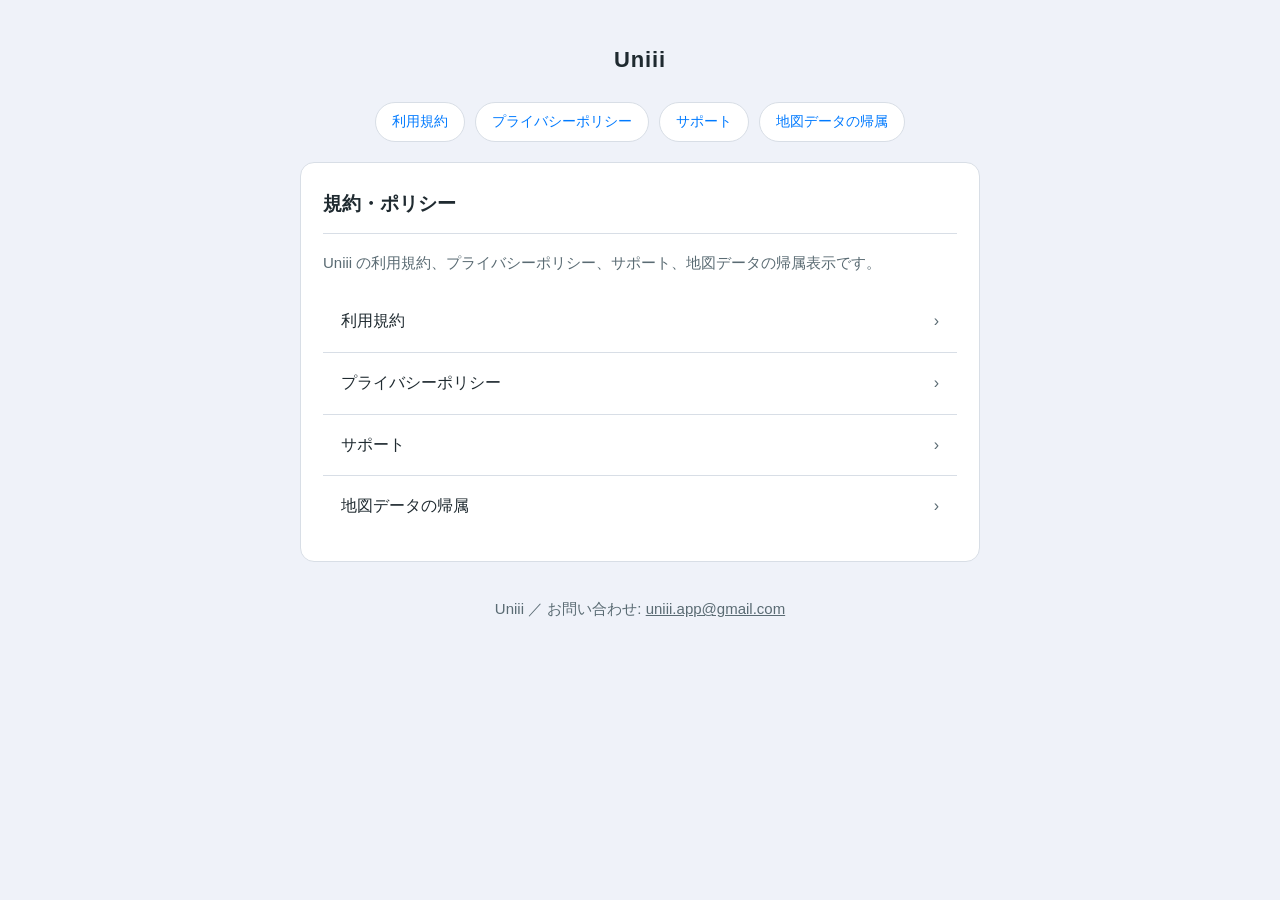
<file: index.html>
<!DOCTYPE html>
<html lang="ja">
<head>
<meta charset="UTF-8">
<meta name="viewport" content="width=device-width, initial-scale=1.0">
<meta name="robots" content="noindex">
<title>Uniii ｜ 規約・ポリシー</title>
<link rel="stylesheet" href="style.css">
</head>
<body>
<div class="wrap">
  <header class="site"><a class="brand" href="index.html">Uniii</a></header>
  <nav class="toc">
    <a href="terms.html">利用規約</a>
    <a href="privacy.html">プライバシーポリシー</a>
    <a href="support.html">サポート</a>
    <a href="attribution.html">地図データの帰属</a>
  </nav>

  <section class="doc">
    <h1>規約・ポリシー</h1>
    <p class="lead">Uniii の利用規約、プライバシーポリシー、サポート、地図データの帰属表示です。</p>
    <ul class="hub-links">
      <li><a href="terms.html">利用規約</a></li>
      <li><a href="privacy.html">プライバシーポリシー</a></li>
      <li><a href="support.html">サポート</a></li>
      <li><a href="attribution.html">地図データの帰属</a></li>
    </ul>
  </section>

  <footer class="site">
    <p>Uniii ／ お問い合わせ: <a href="mailto:uniii.app@gmail.com">uniii.app@gmail.com</a></p>
  </footer>
</div>
</body>
</html>
</file>
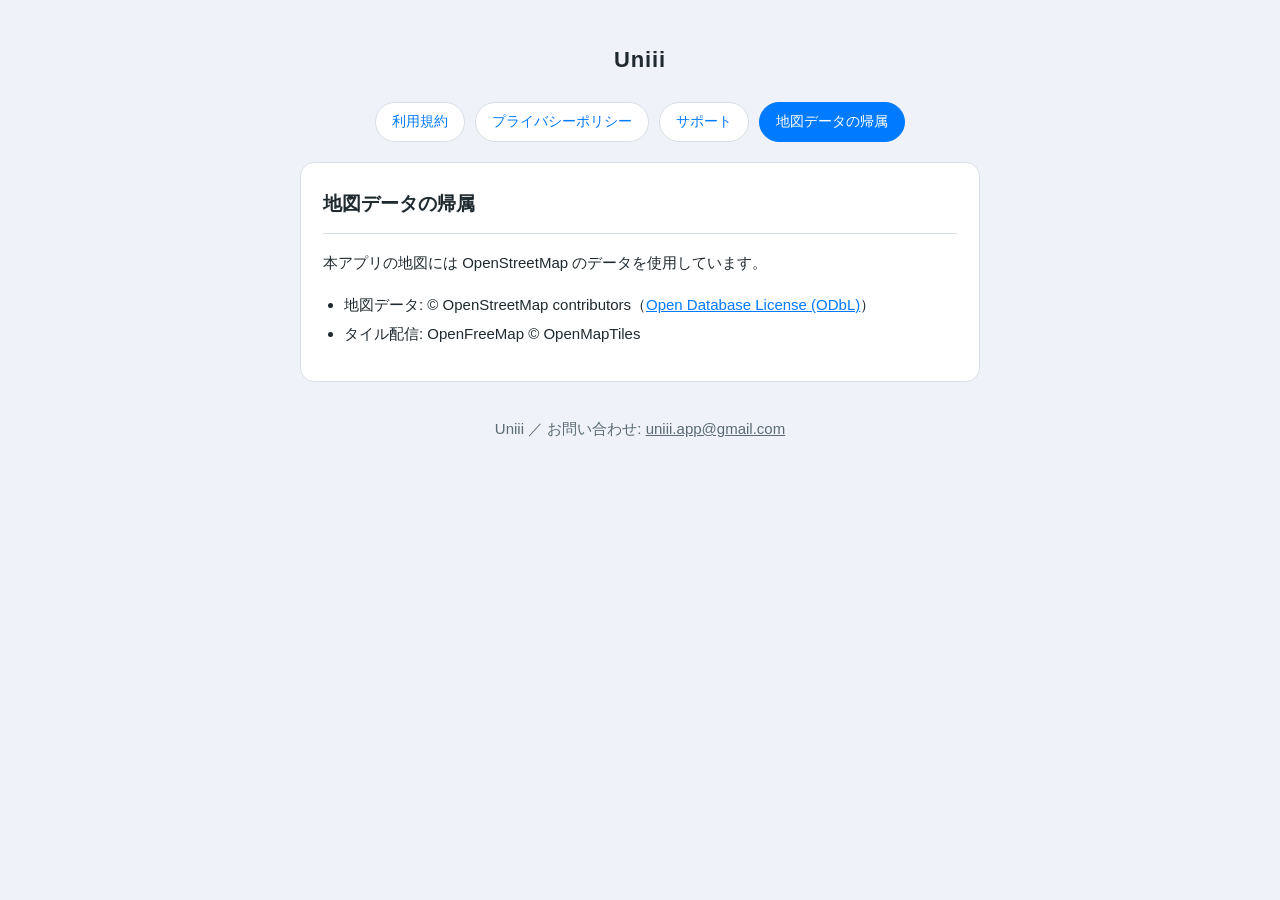
<file: attribution.html>
<!DOCTYPE html>
<html lang="ja">
<head>
<meta charset="UTF-8">
<meta name="viewport" content="width=device-width, initial-scale=1.0">
<meta name="robots" content="noindex">
<title>Uniii 地図データの帰属</title>
<link rel="stylesheet" href="style.css">
</head>
<body>
<div class="wrap">
  <header class="site"><a class="brand" href="index.html">Uniii</a></header>
  <nav class="toc">
    <a href="terms.html">利用規約</a>
    <a href="privacy.html">プライバシーポリシー</a>
    <a href="support.html">サポート</a>
    <a href="attribution.html" class="current">地図データの帰属</a>
  </nav>

  <section class="doc">
    <h1>地図データの帰属</h1>
    <p>本アプリの地図には OpenStreetMap のデータを使用しています。</p>
    <ul>
      <li>地図データ: © OpenStreetMap contributors（<a href="https://www.openstreetmap.org/copyright" target="_blank" rel="noopener">Open Database License (ODbL)</a>）</li>
      <li>タイル配信: OpenFreeMap © OpenMapTiles</li>
    </ul>
  </section>

  <footer class="site">
    <p>Uniii ／ お問い合わせ: <a href="mailto:uniii.app@gmail.com">uniii.app@gmail.com</a></p>
  </footer>
</div>
</body>
</html>
</file>
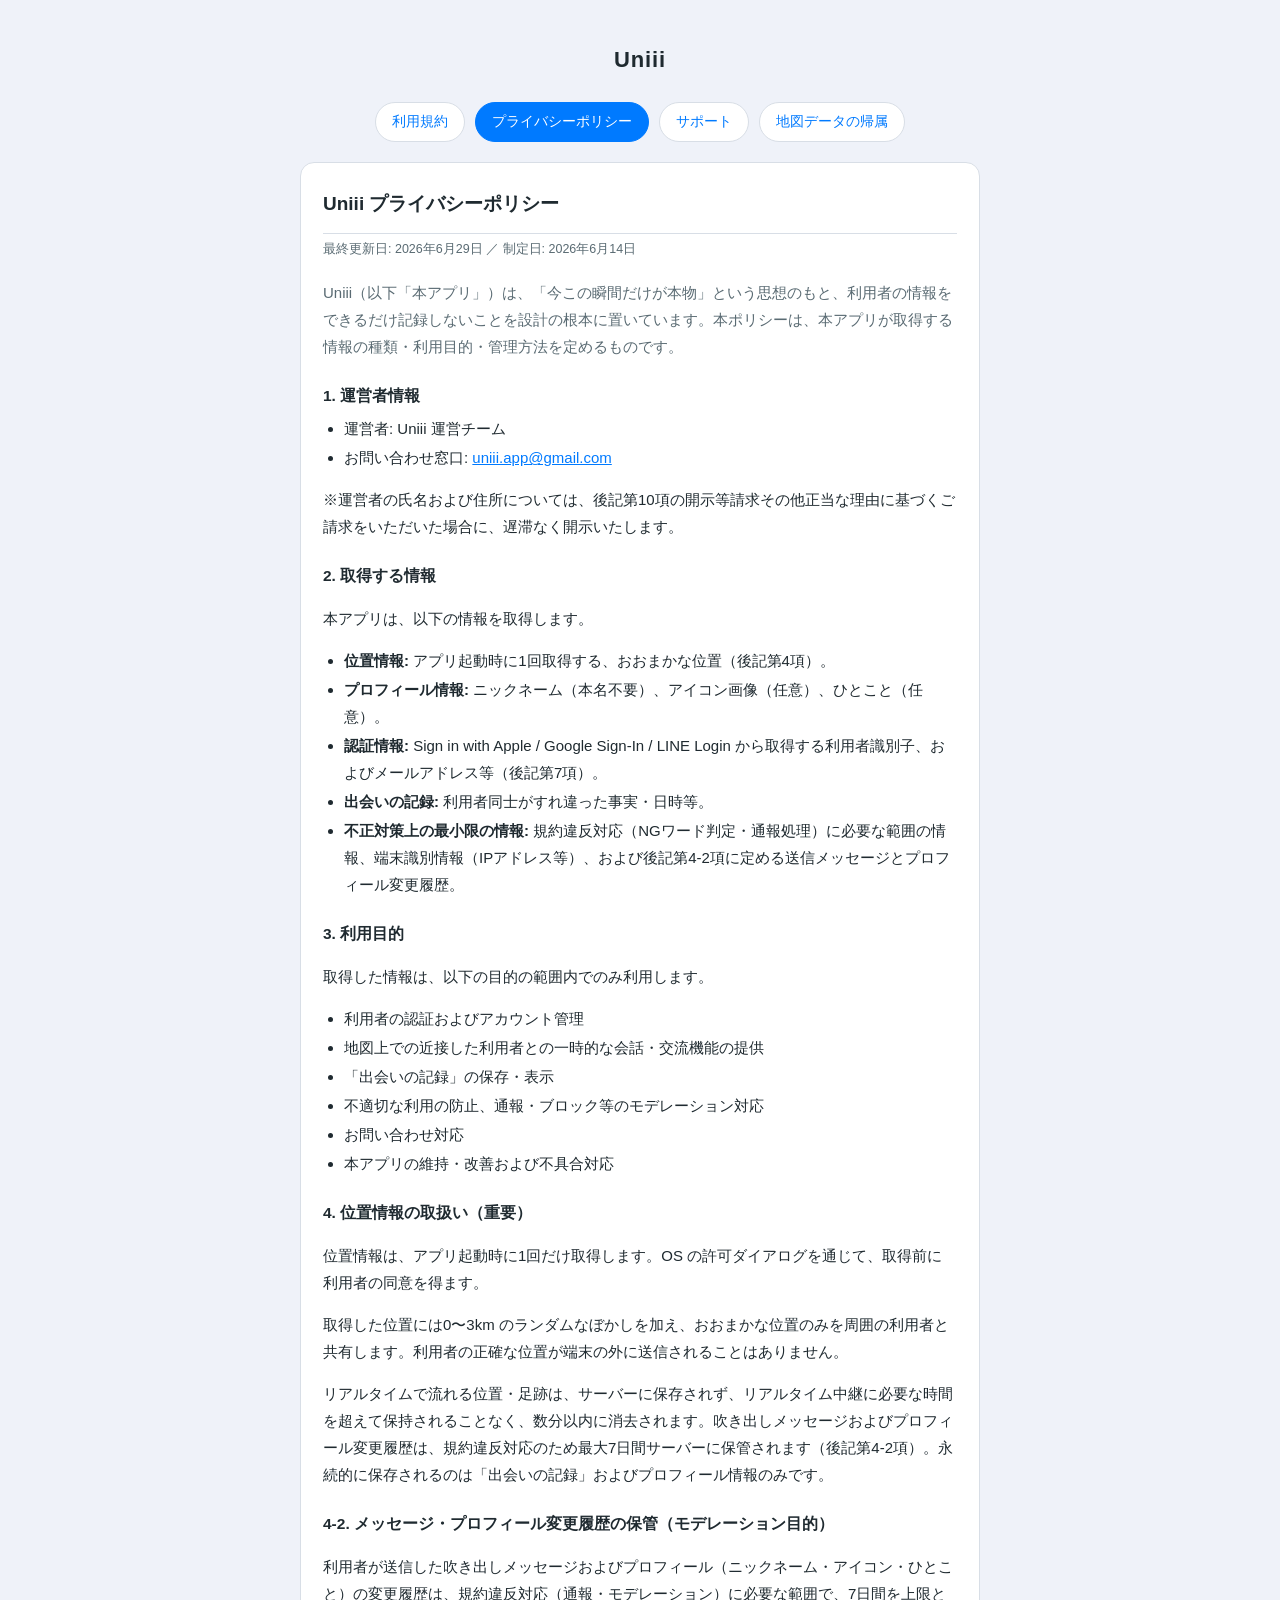
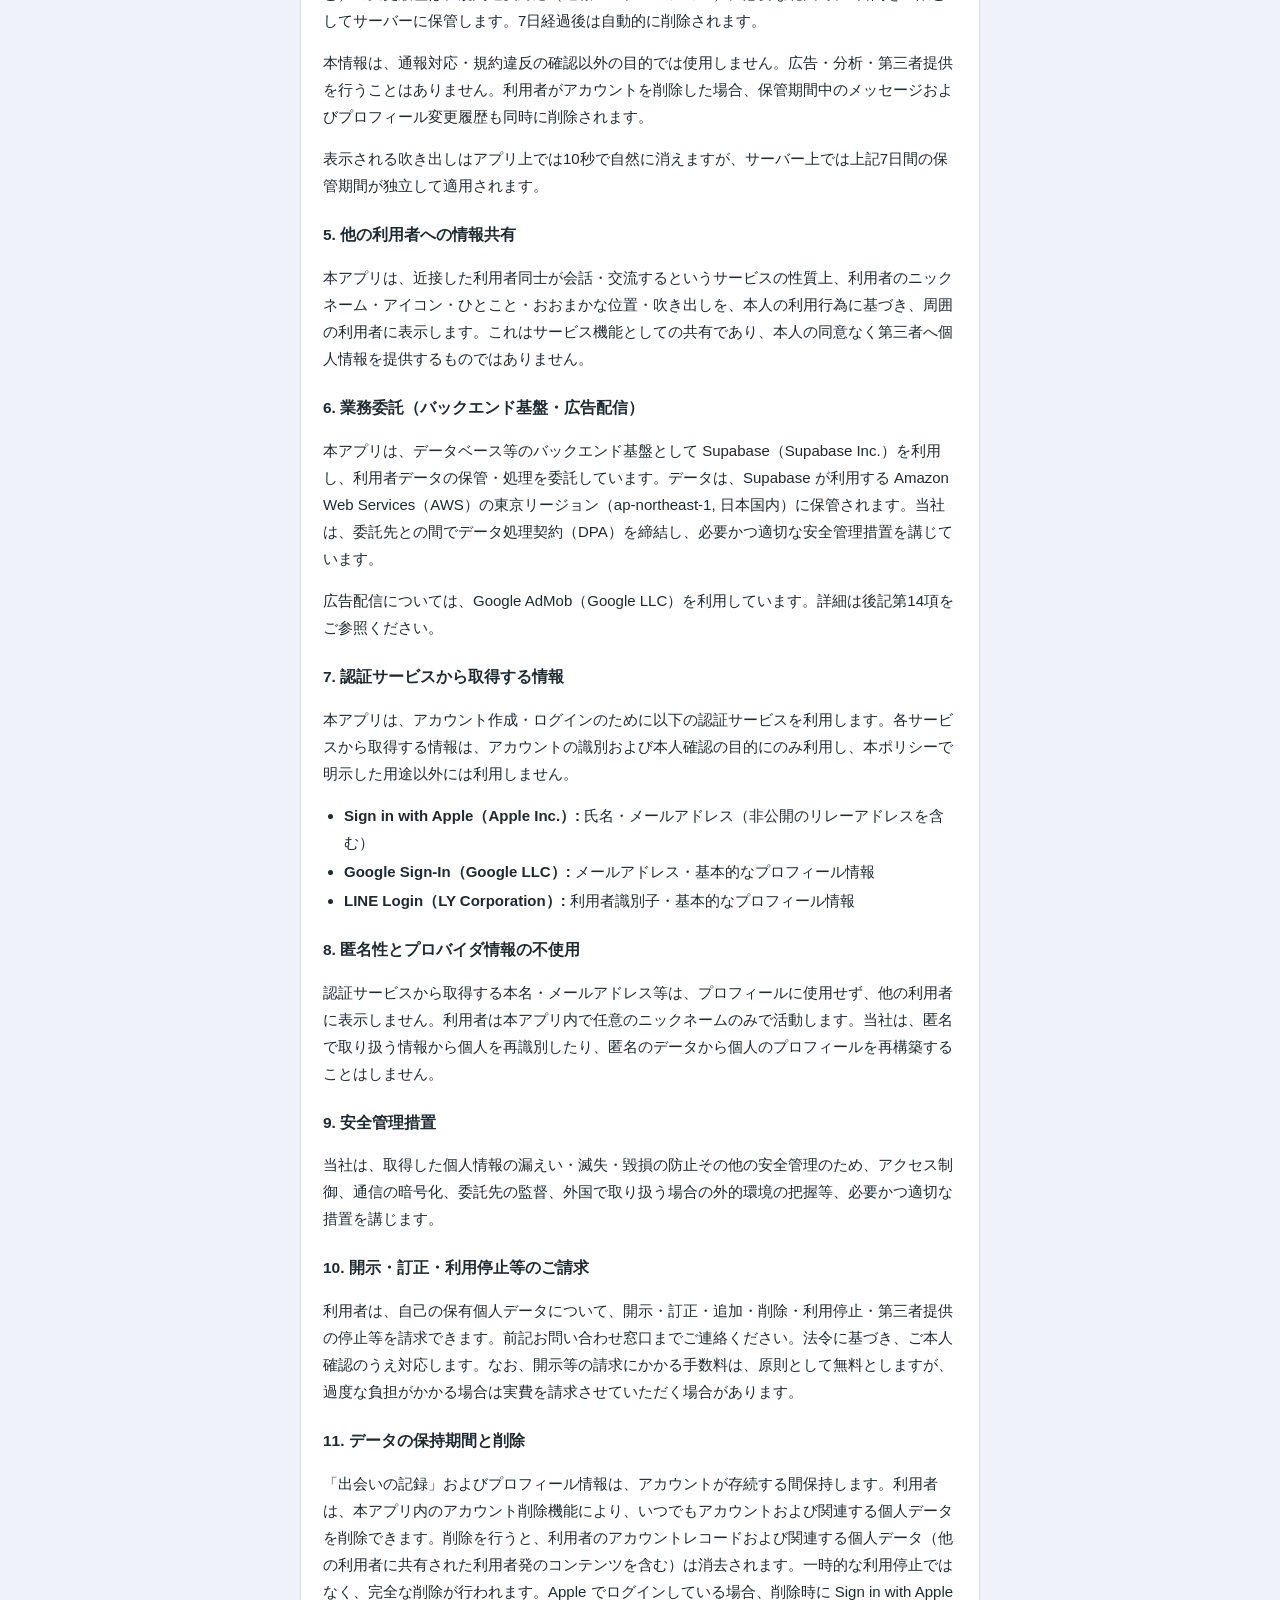
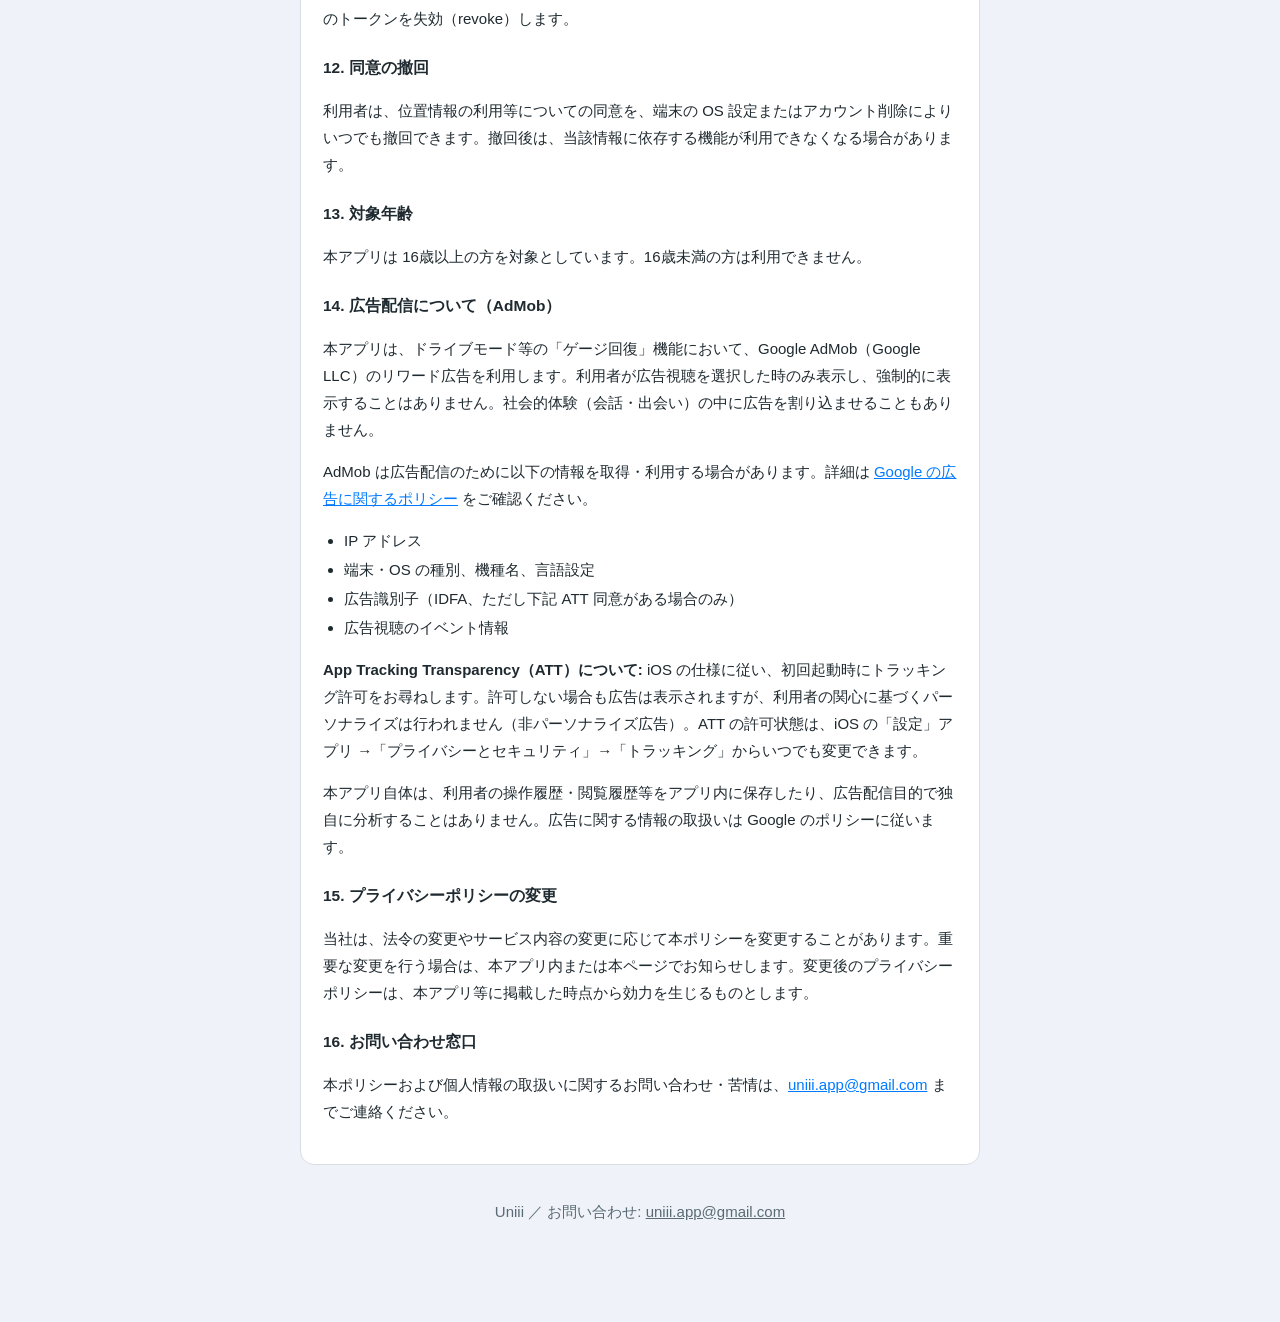
<file: privacy.html>
<!DOCTYPE html>
<html lang="ja">
<head>
<meta charset="UTF-8">
<meta name="viewport" content="width=device-width, initial-scale=1.0">
<meta name="robots" content="noindex">
<title>Uniii プライバシーポリシー</title>
<link rel="stylesheet" href="style.css">
</head>
<body>
<div class="wrap">
  <header class="site"><a class="brand" href="index.html">Uniii</a></header>
  <nav class="toc">
    <a href="terms.html">利用規約</a>
    <a href="privacy.html" class="current">プライバシーポリシー</a>
    <a href="support.html">サポート</a>
    <a href="attribution.html">地図データの帰属</a>
  </nav>

  <section class="doc">
    <h1>Uniii プライバシーポリシー</h1>
    <p class="meta">最終更新日: 2026年6月29日 ／ 制定日: 2026年6月14日</p>
    <p class="lead">Uniii（以下「本アプリ」）は、「今この瞬間だけが本物」という思想のもと、利用者の情報をできるだけ記録しないことを設計の根本に置いています。本ポリシーは、本アプリが取得する情報の種類・利用目的・管理方法を定めるものです。</p>

    <h2>1. 運営者情報</h2>
    <ul>
      <li>運営者: Uniii 運営チーム</li>
      <li>お問い合わせ窓口: <a href="mailto:uniii.app@gmail.com">uniii.app@gmail.com</a></li>
    </ul>
    <p>※運営者の氏名および住所については、後記第10項の開示等請求その他正当な理由に基づくご請求をいただいた場合に、遅滞なく開示いたします。</p>

    <h2>2. 取得する情報</h2>
    <p>本アプリは、以下の情報を取得します。</p>
    <ul>
      <li><strong>位置情報:</strong> アプリ起動時に1回取得する、おおまかな位置（後記第4項）。</li>
      <li><strong>プロフィール情報:</strong> ニックネーム（本名不要）、アイコン画像（任意）、ひとこと（任意）。</li>
      <li><strong>認証情報:</strong> Sign in with Apple / Google Sign-In / LINE Login から取得する利用者識別子、およびメールアドレス等（後記第7項）。</li>
      <li><strong>出会いの記録:</strong> 利用者同士がすれ違った事実・日時等。</li>
      <li><strong>不正対策上の最小限の情報:</strong> 規約違反対応（NGワード判定・通報処理）に必要な範囲の情報、端末識別情報（IPアドレス等）、および後記第4-2項に定める送信メッセージとプロフィール変更履歴。</li>
    </ul>

    <h2>3. 利用目的</h2>
    <p>取得した情報は、以下の目的の範囲内でのみ利用します。</p>
    <ul>
      <li>利用者の認証およびアカウント管理</li>
      <li>地図上での近接した利用者との一時的な会話・交流機能の提供</li>
      <li>「出会いの記録」の保存・表示</li>
      <li>不適切な利用の防止、通報・ブロック等のモデレーション対応</li>
      <li>お問い合わせ対応</li>
      <li>本アプリの維持・改善および不具合対応</li>
    </ul>

    <h2>4. 位置情報の取扱い（重要）</h2>
    <p>位置情報は、アプリ起動時に1回だけ取得します。OS の許可ダイアログを通じて、取得前に利用者の同意を得ます。</p>
    <p>取得した位置には0〜3km のランダムなぼかしを加え、おおまかな位置のみを周囲の利用者と共有します。利用者の正確な位置が端末の外に送信されることはありません。</p>
    <p>リアルタイムで流れる位置・足跡は、サーバーに保存されず、リアルタイム中継に必要な時間を超えて保持されることなく、数分以内に消去されます。吹き出しメッセージおよびプロフィール変更履歴は、規約違反対応のため最大7日間サーバーに保管されます（後記第4-2項）。永続的に保存されるのは「出会いの記録」およびプロフィール情報のみです。</p>

    <h2>4-2. メッセージ・プロフィール変更履歴の保管（モデレーション目的）</h2>
    <p>利用者が送信した吹き出しメッセージおよびプロフィール（ニックネーム・アイコン・ひとこと）の変更履歴は、規約違反対応（通報・モデレーション）に必要な範囲で、7日間を上限としてサーバーに保管します。7日経過後は自動的に削除されます。</p>
    <p>本情報は、通報対応・規約違反の確認以外の目的では使用しません。広告・分析・第三者提供を行うことはありません。利用者がアカウントを削除した場合、保管期間中のメッセージおよびプロフィール変更履歴も同時に削除されます。</p>
    <p>表示される吹き出しはアプリ上では10秒で自然に消えますが、サーバー上では上記7日間の保管期間が独立して適用されます。</p>

    <h2>5. 他の利用者への情報共有</h2>
    <p>本アプリは、近接した利用者同士が会話・交流するというサービスの性質上、利用者のニックネーム・アイコン・ひとこと・おおまかな位置・吹き出しを、本人の利用行為に基づき、周囲の利用者に表示します。これはサービス機能としての共有であり、本人の同意なく第三者へ個人情報を提供するものではありません。</p>

    <h2>6. 業務委託（バックエンド基盤・広告配信）</h2>
    <p>本アプリは、データベース等のバックエンド基盤として Supabase（Supabase Inc.）を利用し、利用者データの保管・処理を委託しています。データは、Supabase が利用する Amazon Web Services（AWS）の東京リージョン（ap-northeast-1, 日本国内）に保管されます。当社は、委託先との間でデータ処理契約（DPA）を締結し、必要かつ適切な安全管理措置を講じています。</p>
    <p>広告配信については、Google AdMob（Google LLC）を利用しています。詳細は後記第14項をご参照ください。</p>

    <h2>7. 認証サービスから取得する情報</h2>
    <p>本アプリは、アカウント作成・ログインのために以下の認証サービスを利用します。各サービスから取得する情報は、アカウントの識別および本人確認の目的にのみ利用し、本ポリシーで明示した用途以外には利用しません。</p>
    <ul>
      <li><strong>Sign in with Apple（Apple Inc.）:</strong> 氏名・メールアドレス（非公開のリレーアドレスを含む）</li>
      <li><strong>Google Sign-In（Google LLC）:</strong> メールアドレス・基本的なプロフィール情報</li>
      <li><strong>LINE Login（LY Corporation）:</strong> 利用者識別子・基本的なプロフィール情報</li>
    </ul>

    <h2>8. 匿名性とプロバイダ情報の不使用</h2>
    <p>認証サービスから取得する本名・メールアドレス等は、プロフィールに使用せず、他の利用者に表示しません。利用者は本アプリ内で任意のニックネームのみで活動します。当社は、匿名で取り扱う情報から個人を再識別したり、匿名のデータから個人のプロフィールを再構築することはしません。</p>

    <h2>9. 安全管理措置</h2>
    <p>当社は、取得した個人情報の漏えい・滅失・毀損の防止その他の安全管理のため、アクセス制御、通信の暗号化、委託先の監督、外国で取り扱う場合の外的環境の把握等、必要かつ適切な措置を講じます。</p>

    <h2>10. 開示・訂正・利用停止等のご請求</h2>
    <p>利用者は、自己の保有個人データについて、開示・訂正・追加・削除・利用停止・第三者提供の停止等を請求できます。前記お問い合わせ窓口までご連絡ください。法令に基づき、ご本人確認のうえ対応します。なお、開示等の請求にかかる手数料は、原則として無料としますが、過度な負担がかかる場合は実費を請求させていただく場合があります。</p>

    <h2>11. データの保持期間と削除</h2>
    <p>「出会いの記録」およびプロフィール情報は、アカウントが存続する間保持します。利用者は、本アプリ内のアカウント削除機能により、いつでもアカウントおよび関連する個人データを削除できます。削除を行うと、利用者のアカウントレコードおよび関連する個人データ（他の利用者に共有された利用者発のコンテンツを含む）は消去されます。一時的な利用停止ではなく、完全な削除が行われます。Apple でログインしている場合、削除時に Sign in with Apple のトークンを失効（revoke）します。</p>

    <h2>12. 同意の撤回</h2>
    <p>利用者は、位置情報の利用等についての同意を、端末の OS 設定またはアカウント削除によりいつでも撤回できます。撤回後は、当該情報に依存する機能が利用できなくなる場合があります。</p>

    <h2>13. 対象年齢</h2>
    <p>本アプリは 16歳以上の方を対象としています。16歳未満の方は利用できません。</p>

    <h2>14. 広告配信について（AdMob）</h2>
    <p>本アプリは、ドライブモード等の「ゲージ回復」機能において、Google AdMob（Google LLC）のリワード広告を利用します。利用者が広告視聴を選択した時のみ表示し、強制的に表示することはありません。社会的体験（会話・出会い）の中に広告を割り込ませることもありません。</p>
    <p>AdMob は広告配信のために以下の情報を取得・利用する場合があります。詳細は <a href="https://policies.google.com/technologies/ads" target="_blank" rel="noopener">Google の広告に関するポリシー</a> をご確認ください。</p>
    <ul>
      <li>IP アドレス</li>
      <li>端末・OS の種別、機種名、言語設定</li>
      <li>広告識別子（IDFA、ただし下記 ATT 同意がある場合のみ）</li>
      <li>広告視聴のイベント情報</li>
    </ul>
    <p><strong>App Tracking Transparency（ATT）について:</strong> iOS の仕様に従い、初回起動時にトラッキング許可をお尋ねします。許可しない場合も広告は表示されますが、利用者の関心に基づくパーソナライズは行われません（非パーソナライズ広告）。ATT の許可状態は、iOS の「設定」アプリ →「プライバシーとセキュリティ」→「トラッキング」からいつでも変更できます。</p>
    <p>本アプリ自体は、利用者の操作履歴・閲覧履歴等をアプリ内に保存したり、広告配信目的で独自に分析することはありません。広告に関する情報の取扱いは Google のポリシーに従います。</p>

    <h2>15. プライバシーポリシーの変更</h2>
    <p>当社は、法令の変更やサービス内容の変更に応じて本ポリシーを変更することがあります。重要な変更を行う場合は、本アプリ内または本ページでお知らせします。変更後のプライバシーポリシーは、本アプリ等に掲載した時点から効力を生じるものとします。</p>

    <h2>16. お問い合わせ窓口</h2>
    <p>本ポリシーおよび個人情報の取扱いに関するお問い合わせ・苦情は、<a href="mailto:uniii.app@gmail.com">uniii.app@gmail.com</a> までご連絡ください。</p>
  </section>

  <footer class="site">
    <p>Uniii ／ お問い合わせ: <a href="mailto:uniii.app@gmail.com">uniii.app@gmail.com</a></p>
  </footer>
</div>
</body>
</html>
</file>
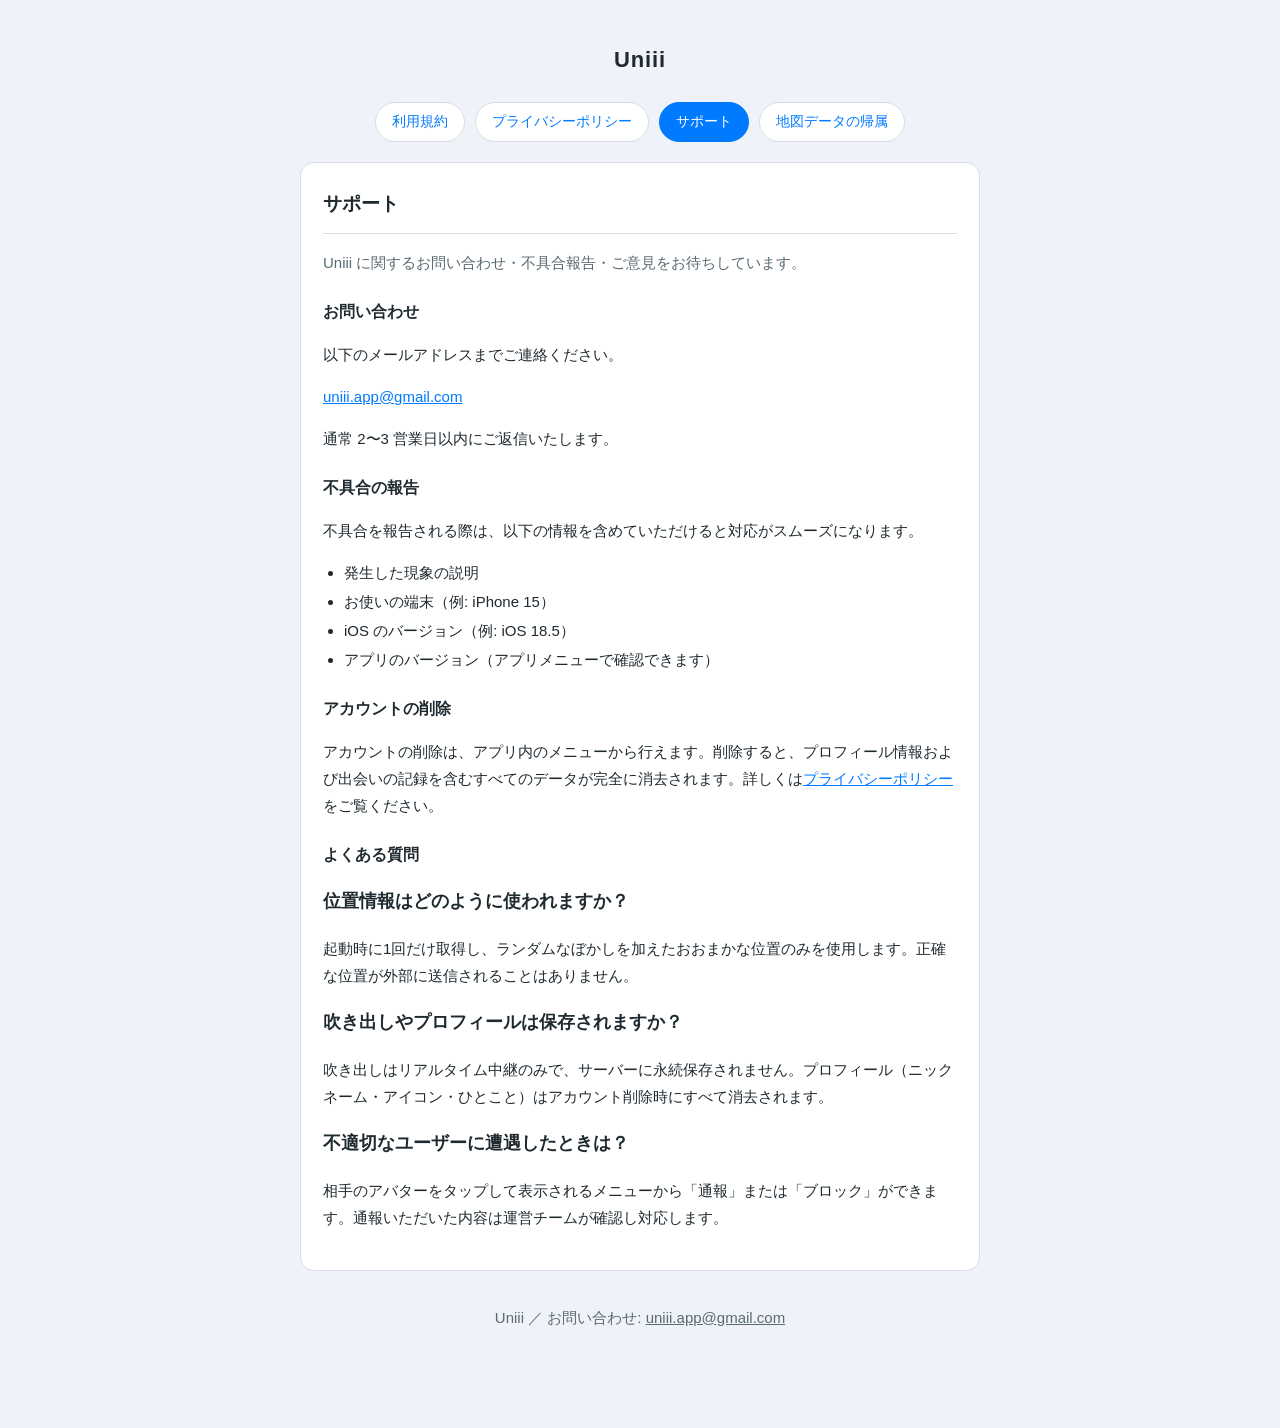
<file: support.html>
<!DOCTYPE html>
<html lang="ja">
<head>
<meta charset="UTF-8">
<meta name="viewport" content="width=device-width, initial-scale=1.0">
<meta name="robots" content="noindex">
<title>Uniii サポート</title>
<link rel="stylesheet" href="style.css">
</head>
<body>
<div class="wrap">
  <header class="site"><a class="brand" href="index.html">Uniii</a></header>
  <nav class="toc">
    <a href="terms.html">利用規約</a>
    <a href="privacy.html">プライバシーポリシー</a>
    <a href="support.html" class="current">サポート</a>
    <a href="attribution.html">地図データの帰属</a>
  </nav>

  <section class="doc">
    <h1>サポート</h1>
    <p class="lead">Uniii に関するお問い合わせ・不具合報告・ご意見をお待ちしています。</p>

    <h2>お問い合わせ</h2>
    <p>以下のメールアドレスまでご連絡ください。</p>
    <p><a href="mailto:uniii.app@gmail.com">uniii.app@gmail.com</a></p>
    <p>通常 2〜3 営業日以内にご返信いたします。</p>

    <h2>不具合の報告</h2>
    <p>不具合を報告される際は、以下の情報を含めていただけると対応がスムーズになります。</p>
    <ul>
      <li>発生した現象の説明</li>
      <li>お使いの端末（例: iPhone 15）</li>
      <li>iOS のバージョン（例: iOS 18.5）</li>
      <li>アプリのバージョン（アプリメニューで確認できます）</li>
    </ul>

    <h2>アカウントの削除</h2>
    <p>アカウントの削除は、アプリ内のメニューから行えます。削除すると、プロフィール情報および出会いの記録を含むすべてのデータが完全に消去されます。詳しくは<a href="privacy.html">プライバシーポリシー</a>をご覧ください。</p>

    <h2>よくある質問</h2>
    <h3>位置情報はどのように使われますか？</h3>
    <p>起動時に1回だけ取得し、ランダムなぼかしを加えたおおまかな位置のみを使用します。正確な位置が外部に送信されることはありません。</p>

    <h3>吹き出しやプロフィールは保存されますか？</h3>
    <p>吹き出しはリアルタイム中継のみで、サーバーに永続保存されません。プロフィール（ニックネーム・アイコン・ひとこと）はアカウント削除時にすべて消去されます。</p>

    <h3>不適切なユーザーに遭遇したときは？</h3>
    <p>相手のアバターをタップして表示されるメニューから「通報」または「ブロック」ができます。通報いただいた内容は運営チームが確認し対応します。</p>
  </section>

  <footer class="site">
    <p>Uniii ／ お問い合わせ: <a href="mailto:uniii.app@gmail.com">uniii.app@gmail.com</a></p>
  </footer>
</div>
</body>
</html>
</file>
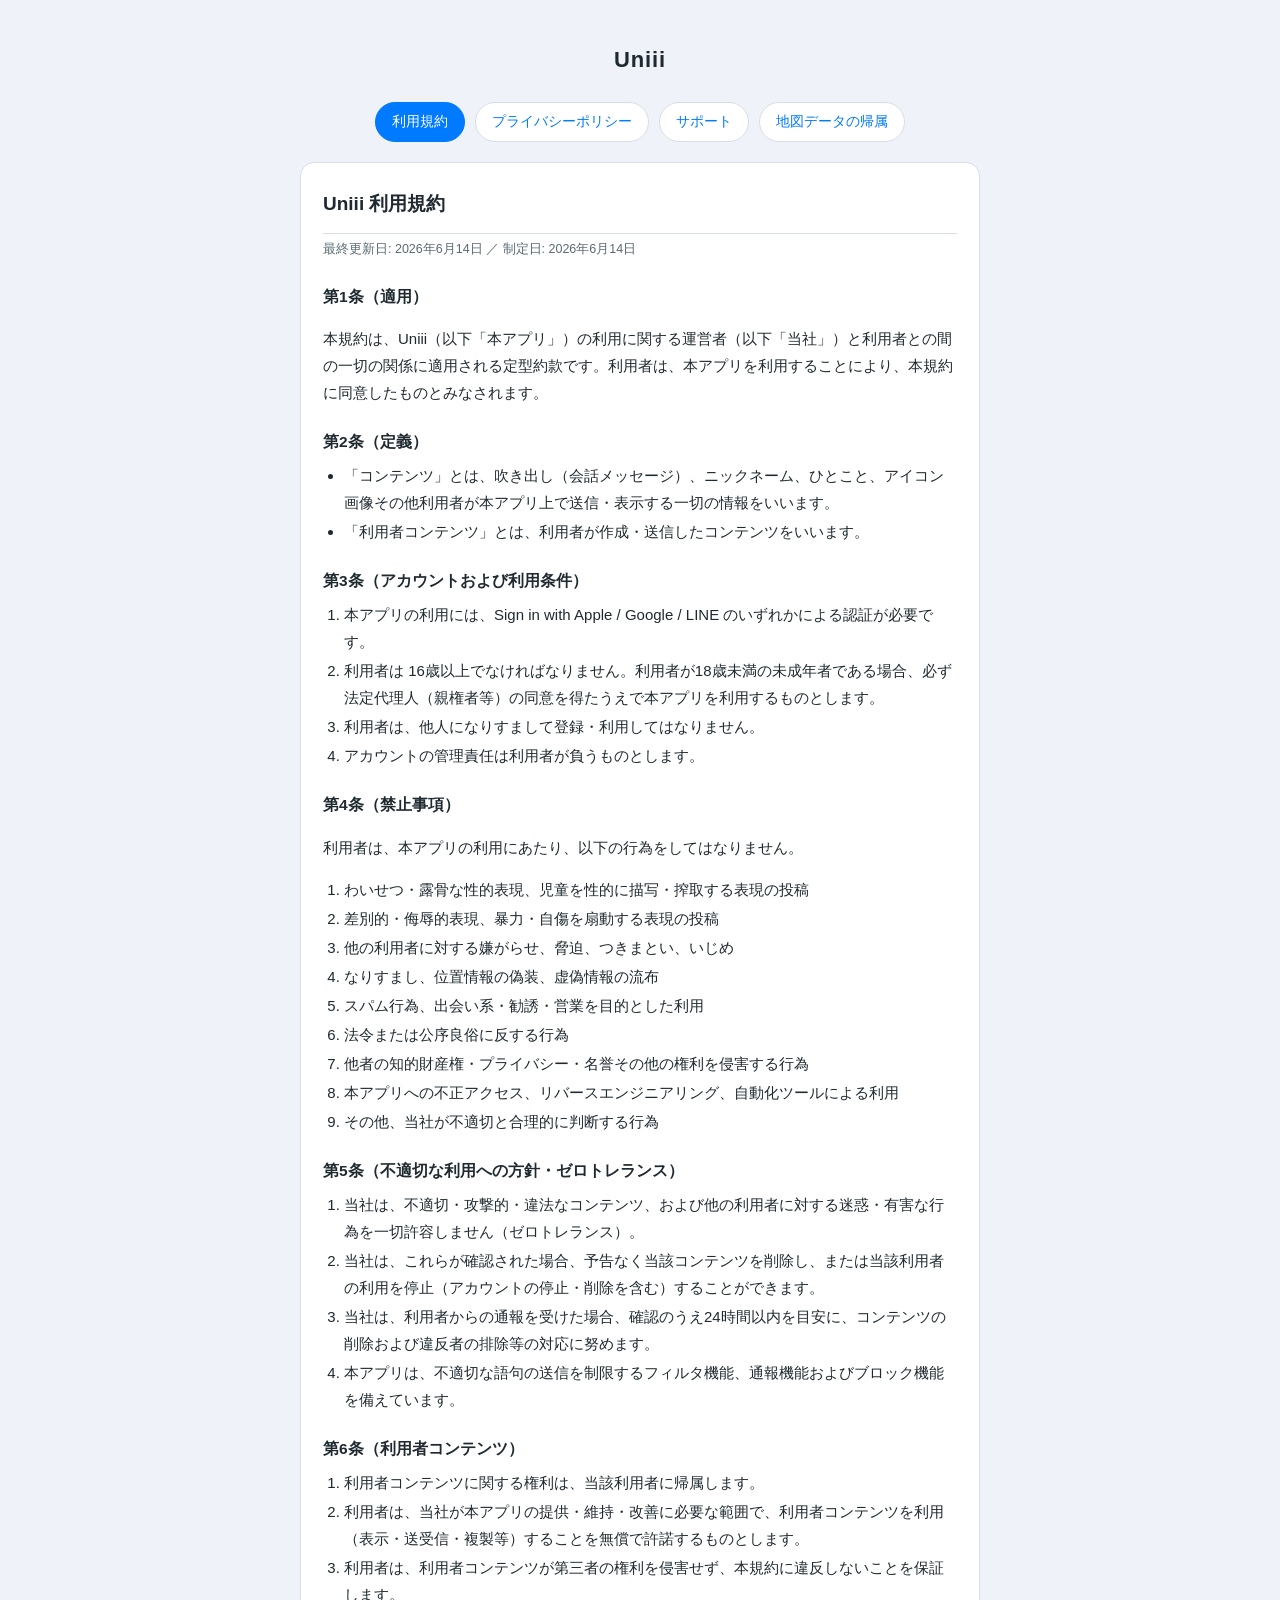
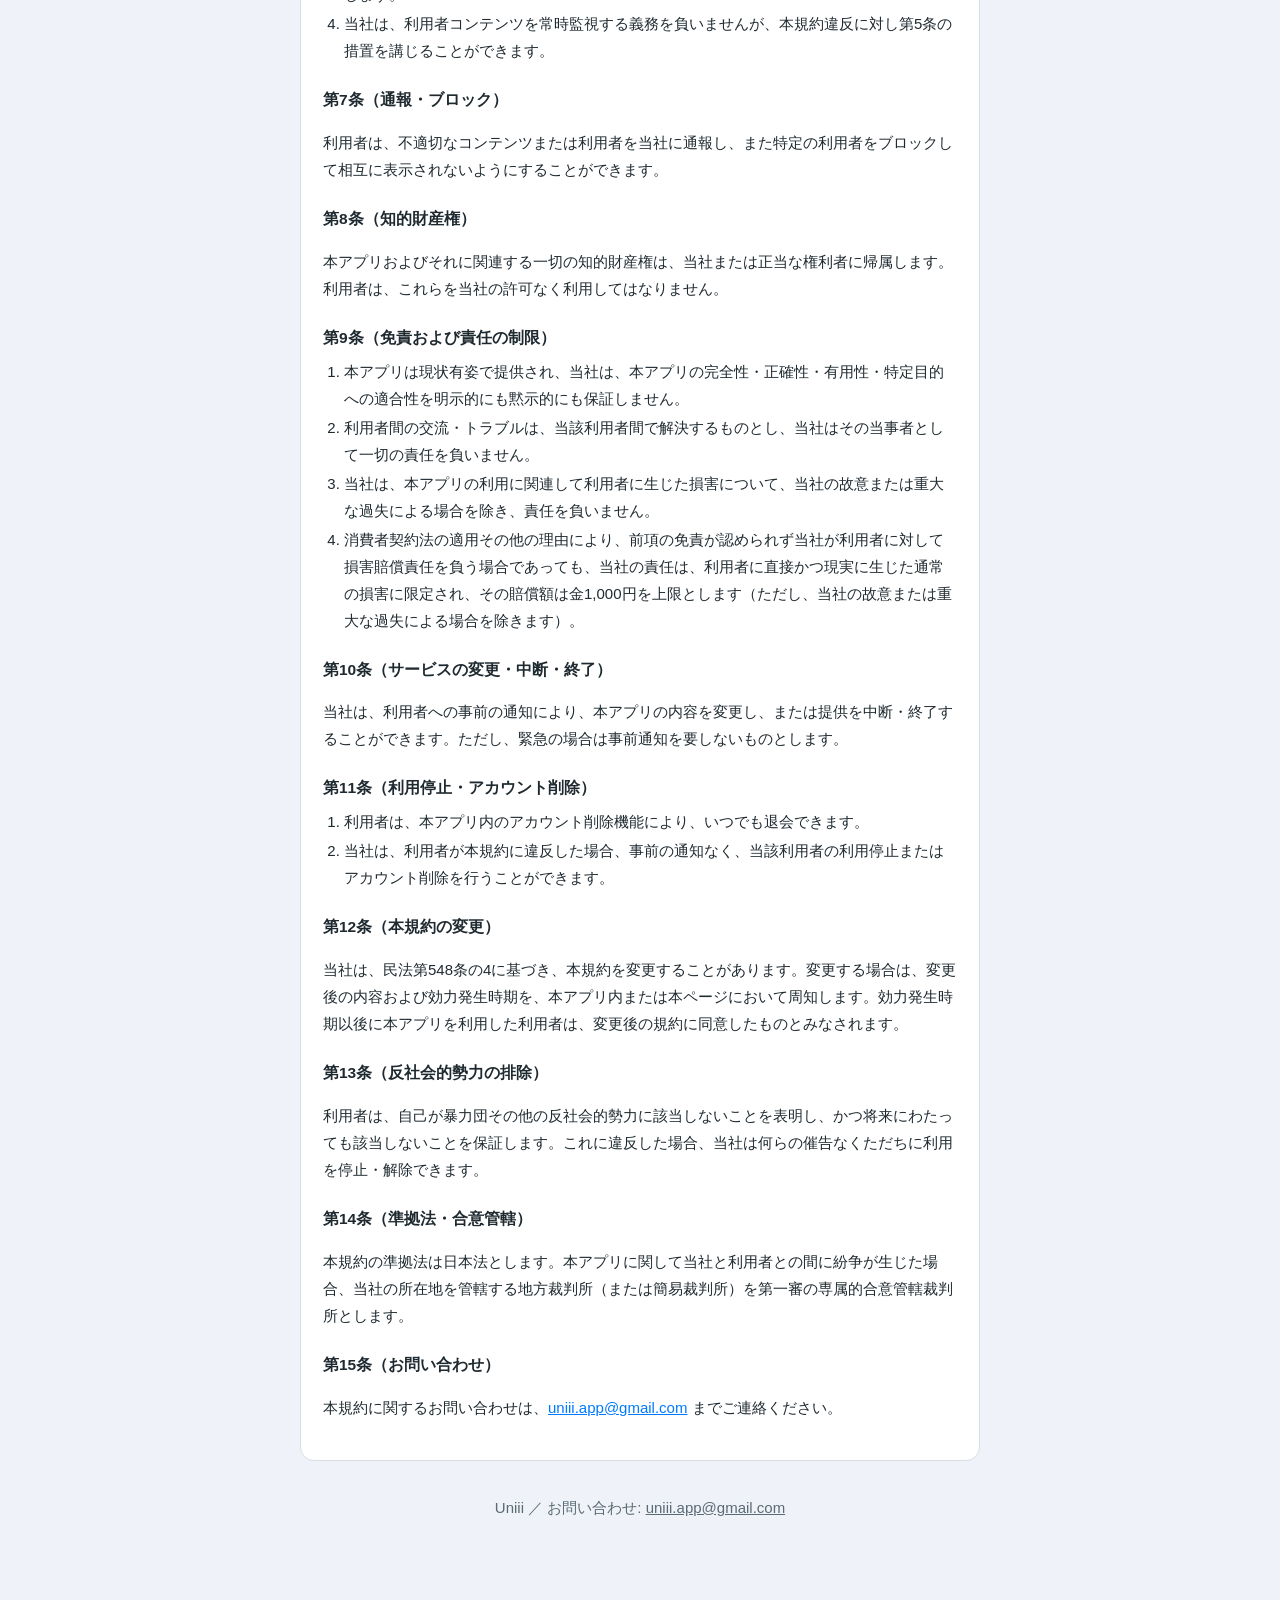
<file: terms.html>
<!DOCTYPE html>
<html lang="ja">
<head>
<meta charset="UTF-8">
<meta name="viewport" content="width=device-width, initial-scale=1.0">
<meta name="robots" content="noindex">
<title>Uniii 利用規約</title>
<link rel="stylesheet" href="style.css">
</head>
<body>
<div class="wrap">
  <header class="site"><a class="brand" href="index.html">Uniii</a></header>
  <nav class="toc">
    <a href="terms.html" class="current">利用規約</a>
    <a href="privacy.html">プライバシーポリシー</a>
    <a href="support.html">サポート</a>
    <a href="attribution.html">地図データの帰属</a>
  </nav>

  <section class="doc">
    <h1>Uniii 利用規約</h1>
    <p class="meta">最終更新日: 2026年6月14日 ／ 制定日: 2026年6月14日</p>

    <h2>第1条（適用）</h2>
    <p>本規約は、Uniii（以下「本アプリ」）の利用に関する運営者（以下「当社」）と利用者との間の一切の関係に適用される定型約款です。利用者は、本アプリを利用することにより、本規約に同意したものとみなされます。</p>

    <h2>第2条（定義）</h2>
    <ul>
      <li>「コンテンツ」とは、吹き出し（会話メッセージ）、ニックネーム、ひとこと、アイコン画像その他利用者が本アプリ上で送信・表示する一切の情報をいいます。</li>
      <li>「利用者コンテンツ」とは、利用者が作成・送信したコンテンツをいいます。</li>
    </ul>

    <h2>第3条（アカウントおよび利用条件）</h2>
    <ol>
      <li>本アプリの利用には、Sign in with Apple / Google / LINE のいずれかによる認証が必要です。</li>
      <li>利用者は 16歳以上でなければなりません。利用者が18歳未満の未成年者である場合、必ず法定代理人（親権者等）の同意を得たうえで本アプリを利用するものとします。</li>
      <li>利用者は、他人になりすまして登録・利用してはなりません。</li>
      <li>アカウントの管理責任は利用者が負うものとします。</li>
    </ol>

    <h2>第4条（禁止事項）</h2>
    <p>利用者は、本アプリの利用にあたり、以下の行為をしてはなりません。</p>
    <ol>
      <li>わいせつ・露骨な性的表現、児童を性的に描写・搾取する表現の投稿</li>
      <li>差別的・侮辱的表現、暴力・自傷を扇動する表現の投稿</li>
      <li>他の利用者に対する嫌がらせ、脅迫、つきまとい、いじめ</li>
      <li>なりすまし、位置情報の偽装、虚偽情報の流布</li>
      <li>スパム行為、出会い系・勧誘・営業を目的とした利用</li>
      <li>法令または公序良俗に反する行為</li>
      <li>他者の知的財産権・プライバシー・名誉その他の権利を侵害する行為</li>
      <li>本アプリへの不正アクセス、リバースエンジニアリング、自動化ツールによる利用</li>
      <li>その他、当社が不適切と合理的に判断する行為</li>
    </ol>

    <h2>第5条（不適切な利用への方針・ゼロトレランス）</h2>
    <ol>
      <li>当社は、不適切・攻撃的・違法なコンテンツ、および他の利用者に対する迷惑・有害な行為を一切許容しません（ゼロトレランス）。</li>
      <li>当社は、これらが確認された場合、予告なく当該コンテンツを削除し、または当該利用者の利用を停止（アカウントの停止・削除を含む）することができます。</li>
      <li>当社は、利用者からの通報を受けた場合、確認のうえ24時間以内を目安に、コンテンツの削除および違反者の排除等の対応に努めます。</li>
      <li>本アプリは、不適切な語句の送信を制限するフィルタ機能、通報機能およびブロック機能を備えています。</li>
    </ol>

    <h2>第6条（利用者コンテンツ）</h2>
    <ol>
      <li>利用者コンテンツに関する権利は、当該利用者に帰属します。</li>
      <li>利用者は、当社が本アプリの提供・維持・改善に必要な範囲で、利用者コンテンツを利用（表示・送受信・複製等）することを無償で許諾するものとします。</li>
      <li>利用者は、利用者コンテンツが第三者の権利を侵害せず、本規約に違反しないことを保証します。</li>
      <li>当社は、利用者コンテンツを常時監視する義務を負いませんが、本規約違反に対し第5条の措置を講じることができます。</li>
    </ol>

    <h2>第7条（通報・ブロック）</h2>
    <p>利用者は、不適切なコンテンツまたは利用者を当社に通報し、また特定の利用者をブロックして相互に表示されないようにすることができます。</p>

    <h2>第8条（知的財産権）</h2>
    <p>本アプリおよびそれに関連する一切の知的財産権は、当社または正当な権利者に帰属します。利用者は、これらを当社の許可なく利用してはなりません。</p>

    <h2>第9条（免責および責任の制限）</h2>
    <ol>
      <li>本アプリは現状有姿で提供され、当社は、本アプリの完全性・正確性・有用性・特定目的への適合性を明示的にも黙示的にも保証しません。</li>
      <li>利用者間の交流・トラブルは、当該利用者間で解決するものとし、当社はその当事者として一切の責任を負いません。</li>
      <li>当社は、本アプリの利用に関連して利用者に生じた損害について、当社の故意または重大な過失による場合を除き、責任を負いません。</li>
      <li>消費者契約法の適用その他の理由により、前項の免責が認められず当社が利用者に対して損害賠償責任を負う場合であっても、当社の責任は、利用者に直接かつ現実に生じた通常の損害に限定され、その賠償額は金1,000円を上限とします（ただし、当社の故意または重大な過失による場合を除きます）。</li>
    </ol>

    <h2>第10条（サービスの変更・中断・終了）</h2>
    <p>当社は、利用者への事前の通知により、本アプリの内容を変更し、または提供を中断・終了することができます。ただし、緊急の場合は事前通知を要しないものとします。</p>

    <h2>第11条（利用停止・アカウント削除）</h2>
    <ol>
      <li>利用者は、本アプリ内のアカウント削除機能により、いつでも退会できます。</li>
      <li>当社は、利用者が本規約に違反した場合、事前の通知なく、当該利用者の利用停止またはアカウント削除を行うことができます。</li>
    </ol>

    <h2>第12条（本規約の変更）</h2>
    <p>当社は、民法第548条の4に基づき、本規約を変更することがあります。変更する場合は、変更後の内容および効力発生時期を、本アプリ内または本ページにおいて周知します。効力発生時期以後に本アプリを利用した利用者は、変更後の規約に同意したものとみなされます。</p>

    <h2>第13条（反社会的勢力の排除）</h2>
    <p>利用者は、自己が暴力団その他の反社会的勢力に該当しないことを表明し、かつ将来にわたっても該当しないことを保証します。これに違反した場合、当社は何らの催告なくただちに利用を停止・解除できます。</p>

    <h2>第14条（準拠法・合意管轄）</h2>
    <p>本規約の準拠法は日本法とします。本アプリに関して当社と利用者との間に紛争が生じた場合、当社の所在地を管轄する地方裁判所（または簡易裁判所）を第一審の専属的合意管轄裁判所とします。</p>

    <h2>第15条（お問い合わせ）</h2>
    <p>本規約に関するお問い合わせは、<a href="mailto:uniii.app@gmail.com">uniii.app@gmail.com</a> までご連絡ください。</p>
  </section>

  <footer class="site">
    <p>Uniii ／ お問い合わせ: <a href="mailto:uniii.app@gmail.com">uniii.app@gmail.com</a></p>
  </footer>
</div>
</body>
</html>
</file>
<file: style.css>
:root {
  --bg: #eff2f9;
  --card: #ffffff;
  --text: #1f2a30;
  --muted: #5a6b73;
  --line: #d8dee6;
  --accent: #007aff;
}
* { box-sizing: border-box; }
html { -webkit-text-size-adjust: 100%; }
body {
  margin: 0;
  background: var(--bg);
  color: var(--text);
  font-family: -apple-system, BlinkMacSystemFont, "Hiragino Sans", "Hiragino Kaku Gothic ProN", "Noto Sans JP", "Yu Gothic", sans-serif;
  line-height: 1.8;
  font-size: 15px;
}
.wrap { max-width: 720px; margin: 0 auto; padding: 28px 20px 80px; }
header.site { text-align: center; padding: 12px 0 4px; }
header.site a.brand { font-size: 22px; font-weight: 700; letter-spacing: 0.04em; color: var(--text); text-decoration: none; }
nav.toc {
  display: flex; gap: 10px; justify-content: center;
  margin: 18px 0 8px; flex-wrap: wrap;
}
nav.toc a {
  display: inline-block; padding: 7px 16px; border-radius: 999px;
  background: var(--card); color: var(--accent); text-decoration: none;
  font-size: 13.5px; border: 1px solid var(--line);
}
nav.toc a.current { background: var(--accent); color: #fff; border-color: var(--accent); }
section.doc {
  background: var(--card); border: 1px solid var(--line); border-radius: 14px;
  padding: 24px 22px; margin: 20px 0;
}
section.doc h1 {
  font-size: 19px; margin: 0 0 4px; padding-bottom: 12px;
  border-bottom: 1px solid var(--line);
}
.meta { color: var(--muted); font-size: 12.5px; margin: 0 0 18px; }
h2 { font-size: 15.5px; margin: 22px 0 6px; }
p, li { font-size: 15px; }
ul, ol { padding-left: 1.4em; margin: 6px 0 10px; }
li { margin: 2px 0; }
.lead { color: var(--muted); }
a { color: var(--accent); }
.hub-links { list-style: none; padding: 0; margin: 8px 0 0; }
.hub-links li { margin: 0; }
.hub-links a {
  display: block; padding: 16px 18px; border-bottom: 1px solid var(--line);
  text-decoration: none; color: var(--text); font-size: 16px;
}
.hub-links li:last-child a { border-bottom: none; }
.hub-links a::after { content: "›"; float: right; color: var(--muted); }
footer.site {
  text-align: center; color: var(--muted); font-size: 12.5px;
  margin-top: 32px; line-height: 2;
}
footer.site a { color: var(--muted); }
</file>
